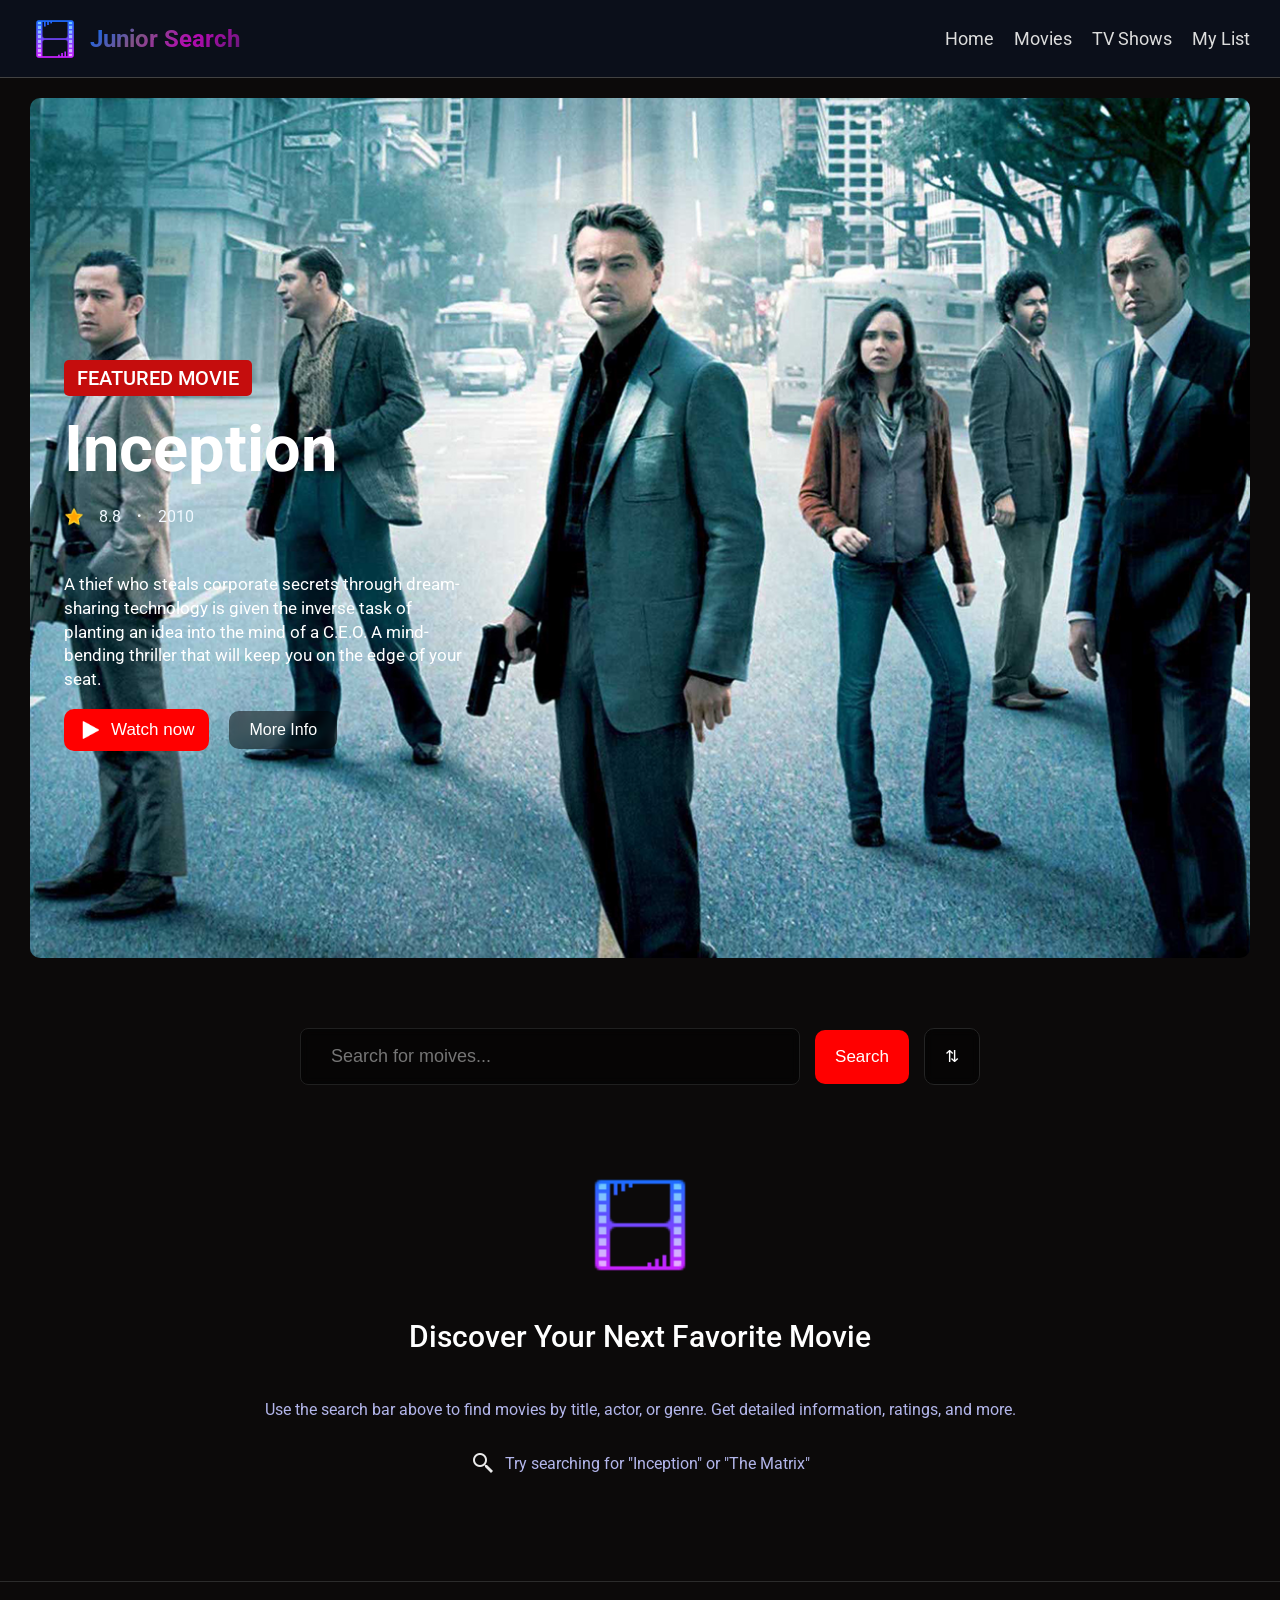
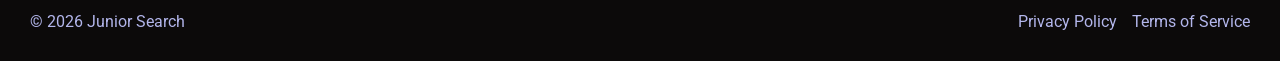
<file: index.html>
<!DOCTYPE html>
<html>
  <head>
    <title>Movie Seacher</title>
    <link rel="stylesheet" href="styles/index.css">
    <link rel="stylesheet" href="styles/home-section.css">
    <link rel="stylesheet" href="styles/header.css">
    <link rel="stylesheet" href="styles/search-section.css">
    <link rel="stylesheet" href="styles/movies.css">
    <link rel="stylesheet" href="styles/footer.css">

    <meta charset="UTF-8">
    <meta name="viewport" content="width=device-width, initial-scale=1.0">

    <!-- Google Fonts: Roboto -->
    <link rel="preconnect" href="https://fonts.googleapis.com">
    <link rel="preconnect" href="https://fonts.gstatic.com" crossorigin>
    <link href="https://fonts.googleapis.com/css2?family=Roboto:wght@400;500;700&display=swap" rel="stylesheet">

  </head>
  <body>
    <header>
      <div class="header-container">
        <div class="left-section">
          <img src="Images & Icons/icons/icons8-movie-64.png" alt="movie icon">
          <h1>Junior Search</h1>
        </div>

        <div class="right-section">
          <nav class="navigation-bar js-navigation-bar" >
            <p class="home js-home">Home</p>
            <p class="movies js-movies">Movies</p>
            <p class="tv-shows js-tv-shows">TV Shows</p>
            <p class="my-list js-my-list">My List</p>
          </nav>
        </div>
        <div class="hamburger js-hamburger">&#9776;</div>
      </div>
    </header>


    <main> 

      <!--home-section-->
      <section class="home-section">
        <div class="movie-container">
          <img src="Images & Icons/images/radar.inception.warnerbrospictures.jpg" alt="home-movie-image" class="home-image">
        </div>

        <div class="home-section-movie-info-container">

          <span class="featured-movie-span">Featured Movie</span>
          <h2>Inception</h2>
          <div class="rating-year-container">
            <img src="Images & Icons/icons/icons8-star-48.png" alt="star-icon" class="star">
            <p class="rating-number">8.8</p>   
            <p class="bullet">&#183</p>    
            <p class="year">2010</p>   
          </div>
          <div class="movie-descritpion-container">
            <p class="movie-descritpion">
              A thief who steals corporate secrets through dream-sharing technology is given the inverse task of planting an idea into the mind of a C.E.O. A mind-bending thriller that will keep you on the edge of your seat.
            </p>
            <div class="buttons-container">
              <button class="watch-button js-watch-button">
                <img src="Images & Icons/icons/icons8-play-30.png" alt="play icon" class="play-icon js-play">
                Watch now
              </button>
              <button class="more-info-button js-more-info-button">
                More Info
              </button>
            </div>
          </div>

        </div>
      </section>

      <!--search-section-->
      <section class="search-section">
        <div class="search-section-container">
          <input type="text" placeholder="Search for moives..." class="search-input js-search-input">
          <button class="search-button js-search-button">Search</button>
          <button class="sort-button">&#8645;</button>
        </div>
      </section>

      <!--movie-section-->
      <section class="movie-section">
        <div class="movie-search-container js-movie-search-container">
          <div>
            <img src="Images & Icons/icons/icons8-movie-64.png" alt="movie icon" class="movie-icon-two">
          </div>
          <p class="discover-text">Discover Your Next Favorite Movie</p>
          <p class="text">
            Use the search bar above to find movies by title, actor, or genre. Get detailed information, ratings, and more.
          </p>
          <p class="search-label">
            <img src="Images & Icons/icons/icons8-search-24.png" alt="search-icon">
            Try searching for "Inception" or "The Matrix"
          </p>
        </div>
        <div class="empty-state js-empty-state" id="js-empty-state-id"></div>
      </section>

    </main>

    <footer>
      <div class="footer-container">
        <div class="footer-left">© 2026 Junior Search</div>
        <div class="Privacy-container">
          <p>Privacy Policy</p>
          <p>Terms of Service</p>
        </div>
      </div>
    </footer>
    <script src="scripts/header.js"></script>
    <script src="scripts/home.js"></script>
    <script  type="module" src="scripts/movie.js"></script>
  </body>
</html>
</file>
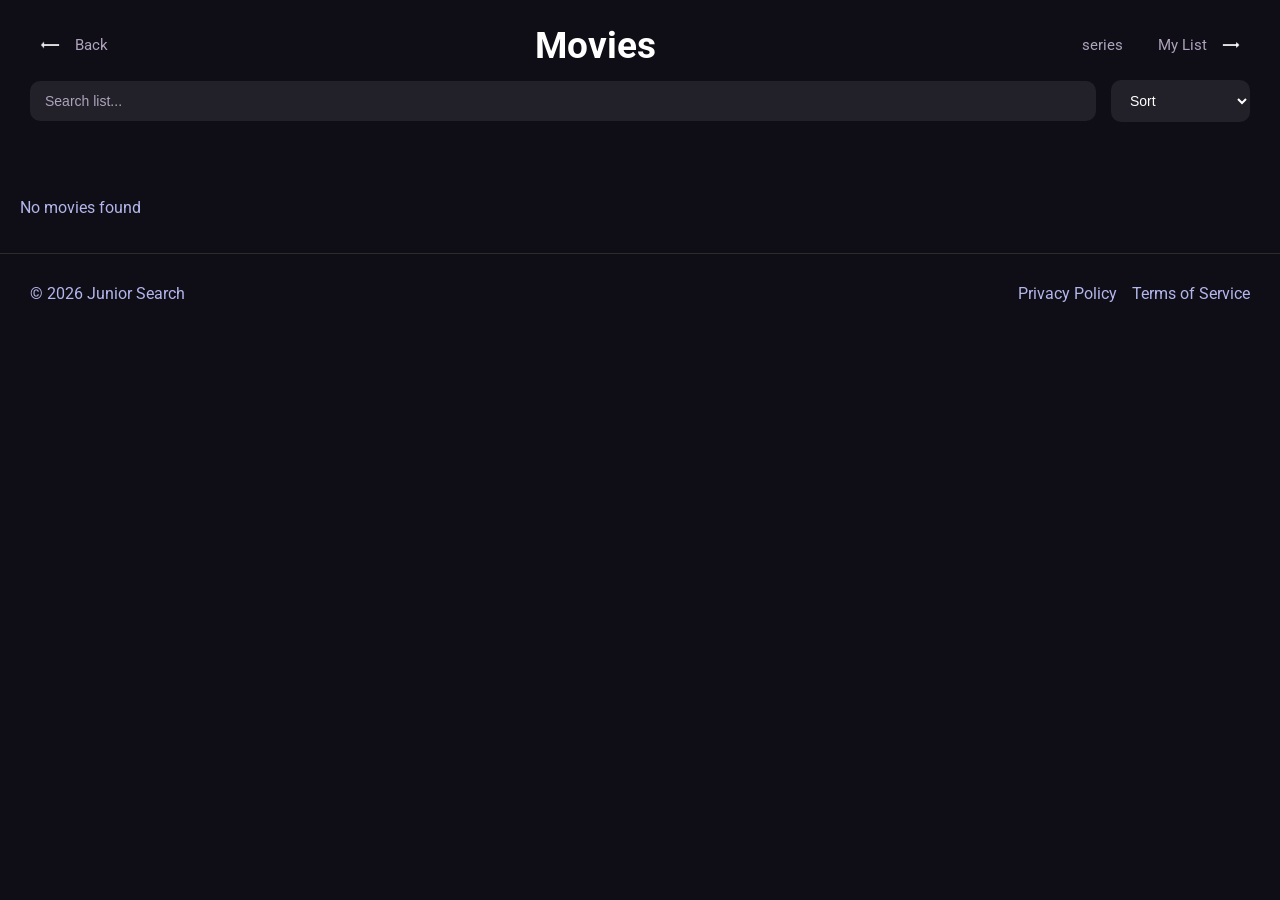
<file: movies.html>
<!DOCTYPE html>
<html>
  <head>
    <title>My List</title>
    <link rel="stylesheet" href="styles/my-list-styles/my-list-header.css">
    <link rel="stylesheet" href="styles/movies-page.css">
    <link rel="stylesheet" href="styles/footer.css">
  
    <meta charset="UTF-8">
    <meta name="viewport" content="width=device-width, initial-scale=1.0">

    <!-- Google Fonts: Roboto -->
    <link rel="preconnect" href="https://fonts.googleapis.com">
    <link rel="preconnect" href="https://fonts.gstatic.com" crossorigin>
    <link href="https://fonts.googleapis.com/css2?family=Roboto:wght@400;500;700&display=swap" rel="stylesheet">

  </head>
  <body>
    <header>
      <div class="header-container">
        <div class="top-section">
          <p class="back-to-home js-back-to-home"><img src="Images & Icons/icons/my list icons/icons8-left-arrow-24.png" alt="left arrow icon" class="back-icon">Back</p>
          <h1>Movies</h1>
          <div class="share-clear-container">
            <p class="share-label js-series-label">
              series
            </p>
            <p class="share-label js-my-list-label">
              My List
              <img src="Images & Icons/icons/icons8-right-arrow-24.png" alt="share icon" class="share-icon">
            </p>
          </div>
        </div>
        <div class="middles-section">
          <input type="text" placeholder="Search list..." class="search-input js-search-input">
      <select class="js-select">
        <option value="">Sort</option>
        <option value="Title(A-Z)">Title (A-Z)</option>
        <option value="Year(Newest)">Year (Newest)</option>
        <option value="Year(Oldest)">Year (Oldest)</option>
      </select>
        </div>

      </div>
    </header>
    <main>
      <div class="moive-card-container js-moive-card-container">
        <!-- Movie cards will be dynamically inserted here -->
      </div>
    </main>
    <footer>
      <div class="footer-container">
        <div class="footer-left">© 2026 Junior Search</div>
        <div class="Privacy-container">
          <p>Privacy Policy</p>
          <p>Terms of Service</p>
        </div>
      </div>
    </footer>
    <script type="module" src="scripts/movies-page.js"></script>
  </body>
</html>
</file>
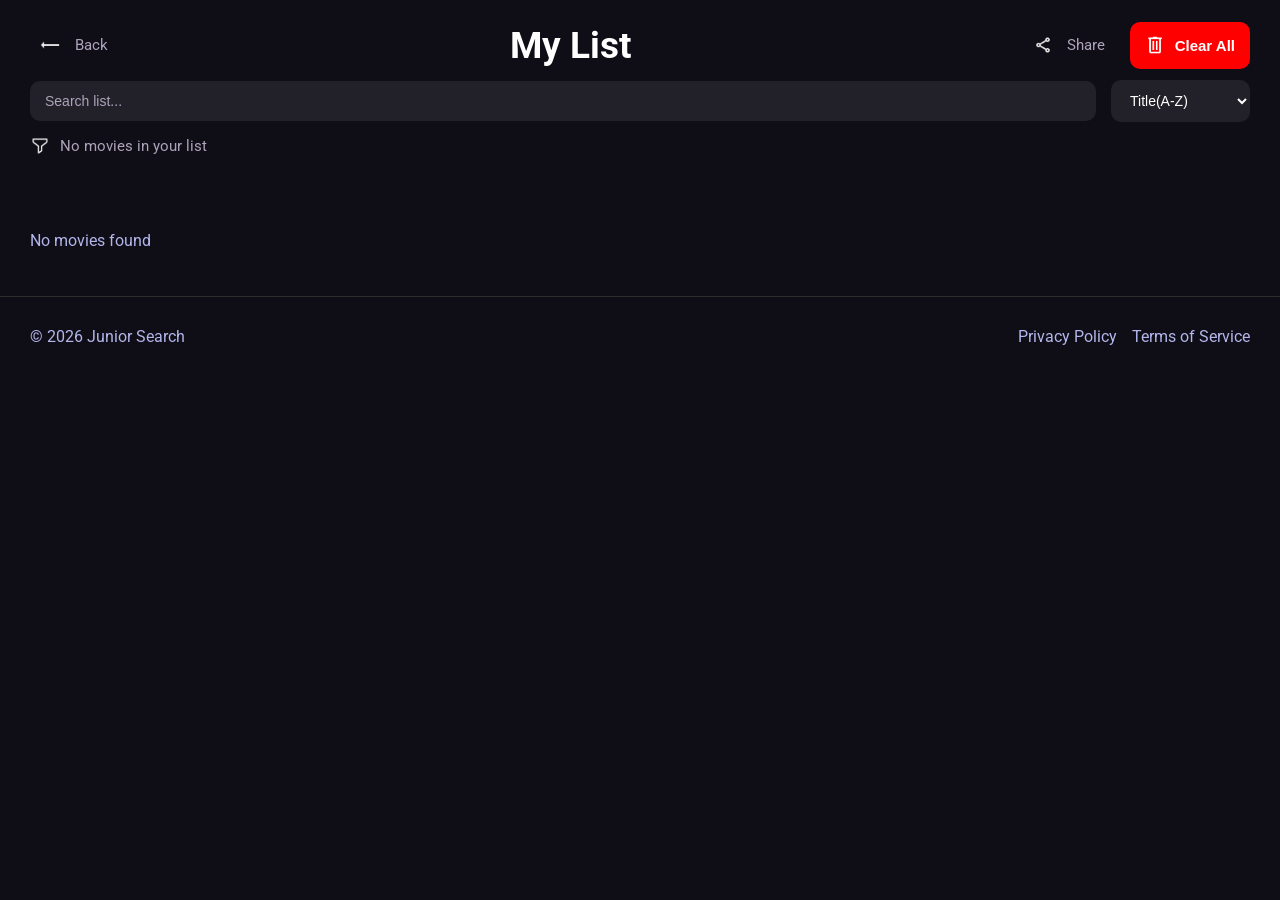
<file: my-list.html>
<!DOCTYPE html>
<html>
  <head>
    <title>My List</title>
    <link rel="stylesheet" href="styles/my-list-styles/my-list-header.css">
    <link rel="stylesheet" href="styles/my-list-styles/my-list-main.css">
    <link rel="stylesheet" href="styles/footer.css">
  
    <meta charset="UTF-8">
    <meta name="viewport" content="width=device-width, initial-scale=1.0">

    <!-- Google Fonts: Roboto -->
    <link rel="preconnect" href="https://fonts.googleapis.com">
    <link rel="preconnect" href="https://fonts.gstatic.com" crossorigin>
    <link href="https://fonts.googleapis.com/css2?family=Roboto:wght@400;500;700&display=swap" rel="stylesheet">

  </head>
  <body>
    <header>
      <div class="header-container">
        <div class="top-section">
          <p class="back-to-home js-back-to-home"><img src="Images & Icons/icons/my list icons/icons8-left-arrow-24.png" alt="left arrow icon" class="back-icon">Back</p>
          <h1>My List</h1>
          <div class="share-clear-container">
            <p class="share-label">
              <img src="Images & Icons/icons/my list icons/icons8-share-24.png" alt="share icon" class="share-icon">
              Share
            </p>
            <button class="clear-button js-clear-button">
              <img src="Images & Icons/icons/my list icons/icons8-delete-24.png" alt="delete icon" class="delete-icon">
              <p>Clear All</p>
              
            </button>
          </div>
        </div>
        <div class="middles-section">
          <input type="text" placeholder="Search list..." class="search-input js-search-input">
          <select>
            <option value="title">Title(A-Z)</option>
            <option value="year">Year (Newest)</option>
          </select>
        </div>
        <div class="bottom-section">
          <img src="Images & Icons/icons/my list icons/icons8-funnel-48.png" alt="funnel icon" class="funnel-icon">
          <span class="number-of-movies js-number-of-movies">6 movies</span>
        </div>
      </div>
    </header>
    <main>
      <div class="moive-card-container js-moive-card-container">
        <!-- Movie cards will be dynamically inserted here -->
      </div>
    </main>
    <footer>
      <div class="footer-container">
        <div class="footer-left">© 2026 Junior Search</div>
        <div class="Privacy-container">
          <p>Privacy Policy</p>
          <p>Terms of Service</p>
        </div>
      </div>
    </footer>
    <script type="module" src="scripts/my-list.js"></script>
  </body>
</html>
</file>
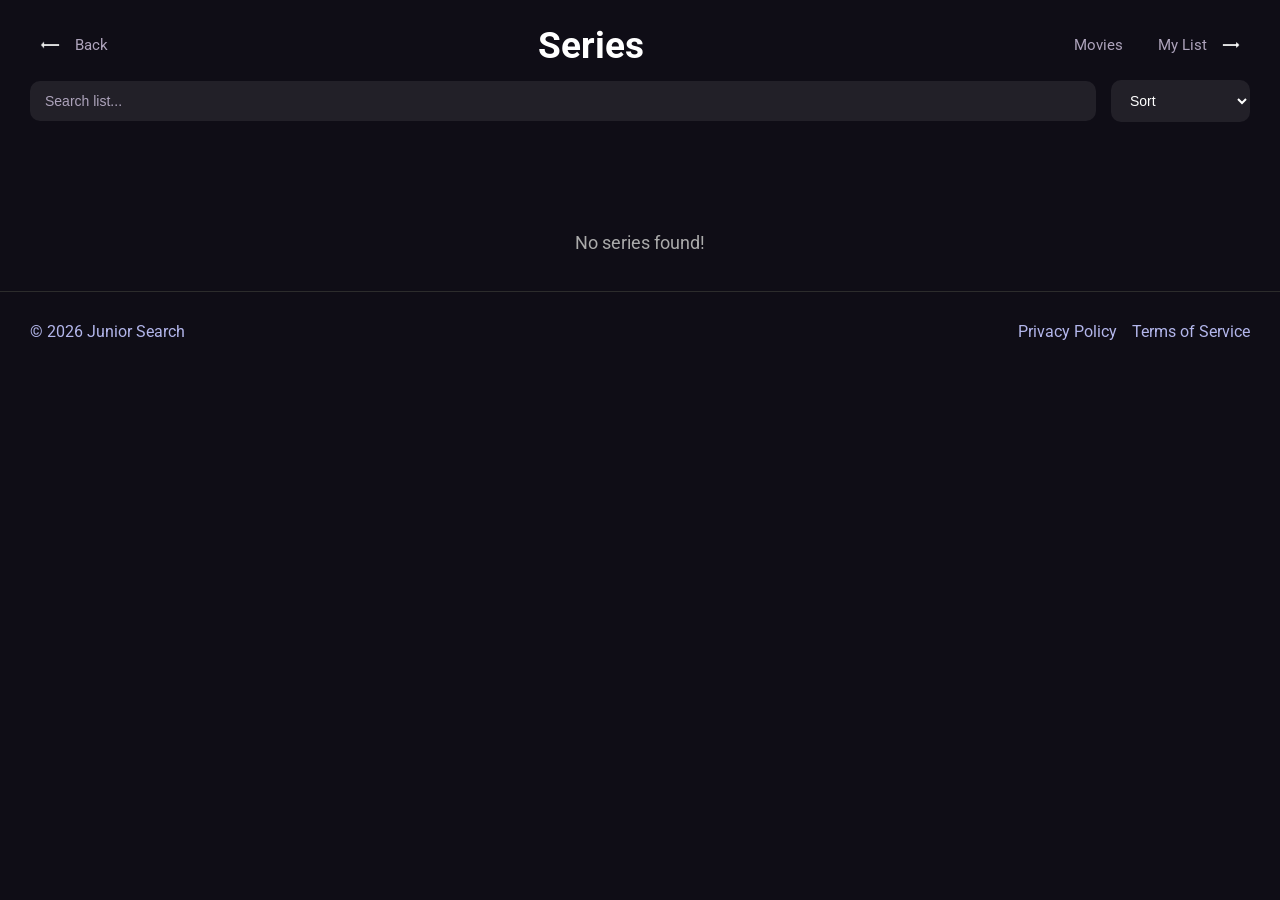
<file: series.html>
<!DOCTYPE html>
<html>
  <head>
    <title>Series</title>
    <link rel="stylesheet" href="styles/my-list-styles/my-list-header.css">
    <link rel="stylesheet" href="styles/series-page.main.css">
    <link rel="stylesheet" href="styles/footer.css">
  
    <meta charset="UTF-8">
    <meta name="viewport" content="width=device-width, initial-scale=1.0">

    <!-- Google Fonts: Roboto -->
    <link rel="preconnect" href="https://fonts.googleapis.com">
    <link rel="preconnect" href="https://fonts.gstatic.com" crossorigin>
    <link href="https://fonts.googleapis.com/css2?family=Roboto:wght@400;500;700&display=swap" rel="stylesheet">

  </head>
  <body>
    <header>
      <div class="header-container">
        <div class="top-section">
          <p class="back-to-home js-back-to-home"><img src="Images & Icons/icons/my list icons/icons8-left-arrow-24.png" alt="left arrow icon" class="back-icon">Back</p>
          <h1>Series</h1>
          <div class="share-clear-container">
            <p class="share-label js-movies-label">
              Movies
            </p>
            <p class="share-label js-my-list-label">
              My List
              <img src="Images & Icons/icons/icons8-right-arrow-24.png" alt="share icon" class="share-icon">
            </p>
          </div>
        </div>
        <div class="middles-section">
          <input type="text" placeholder="Search list..." class="search-input js-search-input">
      <select class="js-select">
        <option value="">Sort</option>
        <option value="Title(A-Z)">Title (A-Z)</option>
        <option value="Year(Newest)">Year (Newest)</option>
        <option value="Year(Oldest)">Year (Oldest)</option>
      </select>
        </div>

      </div>
    </header>
    <main>
      <div class="series-card-container js-series-card-container">
        <!-- Movie cards will be dynamically inserted here -->
      </div>
    </main>
    <footer>
      <div class="footer-container">
        <div class="footer-left">© 2026 Junior Search</div>
        <div class="Privacy-container">
          <p>Privacy Policy</p>
          <p>Terms of Service</p>
        </div>
      </div>
    </footer>
    <script type="module" src="scripts/series.js"></script>
  </body>
</html>
</file>
<file: styles/index.css>
body{
  background-color: rgb(12, 10, 10);
  font-family: Roboto, sans-serif;
  padding: 0;
  margin: 0;
}
</file>
<file: styles/home-section.css>
/* GLOBAL */
*,
*::before,
*::after {
  box-sizing: border-box;
}

/* HERO SECTION */
.movie-container {
  position: relative; /* IMPORTANT for absolute children */
  min-height: 700px;
  height: 100vh;
  width: 100%;
  padding: 20px 30px;
  overflow: hidden;
  display: flex;
}

.home-image {
  width: 100%;
  height: 100%;
  object-fit: cover;
  border-radius: 10px;
  transition: transform 0.5s ease;
  display: block;
}

.home-image:hover {
  transform: scale(1.05);
}

/* INFO TEXT */
.home-section-movie-info-container {
  position: absolute;
  top: 40%;
  left: 5%;
  width: 400px;
}

.featured-movie-span {
  display: inline-block;
  color: white;
  background-color: rgb(197, 13, 13);
  border-radius: 5px;
  padding: 5px 12px;
  font-weight: 500;
  font-size: 20px;
  border: 1px solid rgba(197, 13, 13, 0.8);
  text-transform: uppercase;
  margin-bottom: 15px;
}

h2 {
  color: white;
  font-size: 65px;
  margin-top: 0;
  margin-bottom: -10px;
}

.rating-year-container {
  color: aliceblue;
  display: flex;
  align-items: center;
  gap: 15px;
}

.star {
  width: 20px;
}

.bullet {
  font-size: 25px;
}

.movie-descritpion-container {
  color: white;
  line-height: 1.4;
  font-size: 17px;
  margin-top: 10px;
}

/* BUTTONS */
.buttons-container {
  display: flex;
  gap: 20px;
  align-items: center;
}

.watch-button {
  display: flex;
  background-color: red;
  border: none;
  padding: 10px 15px;
  color: white;
  align-items: center;
  gap: 10px;
  font-size: 17px;
  font-weight: 500;
  border-radius: 10px;
  cursor: pointer;
  transition: transform 0.3s;
}

.watch-button:hover {
  transform: scale(1.05);
}

.more-info-button {
  color: white;
  background-color: rgba(0, 0, 0, 0.5);
  border: none;
  border-radius: 10px;
  padding: 10px 20px;
  font-size: 16px;
  cursor: pointer;
  backdrop-filter: blur(5px);
  transition: transform 0.3s, background-color 0.3s;
}

.more-info-button:hover {
  transform: scale(1.05);
  background-color: rgba(0, 0, 0, 0.7);
}

.play-icon {
  width: 22px;
}

/* SEARCH SECTION (FIXED WRAP) */
.search-section-container {
  display: flex;
  justify-content: center;
  align-items: center;
  gap: 15px;
  flex-wrap: wrap; /* ✅ FIX */
  padding: 20px;
}

.search-input {
  min-width: 200px;
  max-width: 500px;
  flex: 1;
}

/* TABLET */
@media (max-width: 1024px) {
  h2 {
    font-size: 50px;
  }

  .home-section-movie-info-container {
    width: 350px;
    top: 30%;
  }

  .movie-descritpion-container {
    font-size: 15px;
  }
}

/* SMALL TABLET */
@media (max-width: 800px) {
  .movie-container {
    height: 85vh;
    padding: 0 15px;
    margin-top: 20px;
  }

  h2 {
    font-size: 40px;
  }

  .home-section-movie-info-container {
    width: 300px;
    top: 25%;
  }

  .featured-movie-span {
    font-size: 16px;
    padding: 4px 10px;
  }

  .movie-descritpion-container {
    font-size: 14px;
  }

  .star {
    width: 18px;
  }
}

/* MOBILE (MAIN FIX 🔥) */
@media (max-width: 500px) {

  .movie-container {
    height: 75vh;
  }

  h2 {
    font-size: 26px;
  }

  .home-section-movie-info-container {
    width: 90%;
    left: 5%;
    top: 18%;
    padding: 0 10px;
  }

  .buttons-container {
    flex-direction: column;
    align-items: stretch;
    gap: 8px;
    padding: 0 10px;
  }

  .watch-button,
  .more-info-button {
    width: 100%;
    font-size: 14px;
    padding: 8px 10px;
  }
  .watch-button{
    justify-content: center;
  }

  .play-icon {
    width: 18px;
  }

  .movie-descritpion-container {
    font-size: 13px;
    color: rgb(87, 56, 56);
  }

  /* SEARCH MOBILE */
  .search-input {
    width: 100%;
  }

  .search-button,
  .sort-button {
    width: 100%;
  }
  .home-image {
    width: 100%;
    height: 72%;
  }
  .movie-container {
    padding-bottom: -50px;
    margin-bottom: -190px;
    margin-top: 20px;
  }

}

/* EXTRA SMALL */
@media (max-width: 400px) {
  h2 {
    font-size: 30px;
  }

  .featured-movie-span {
    font-size: 13px;
  }

  .movie-descritpion-container {
    font-size: 14px;
    color: rgb(87, 56, 56);
  }

  .rating-year-container {
    gap: 8px;
    font-size: 12px;
    color: rgb(0, 0, 0);
  }

  .bullet {
    font-size: 18px;
    color: rgb(0, 0, 0);
  }
}

/* SHORT SCREENS */
@media (max-height: 700px) {
  .home-section-movie-info-container {
    top: 35%;
  }
}
</file>
<file: styles/header.css>
/* Header container */
.header-container {
  display: flex;
  align-items: center;
  justify-content: space-between;
  padding: 10px 30px;
  position: relative; 
  background-color: #0b0f1a;
  border-bottom: 1px solid rgb(66, 66, 66);
}

/* Left section: logo + title */
.left-section {
  display: flex;
  align-items: center;
  gap: 10px;
}

/* Logo image */
.left-section img {
  width: 50px;
  height: 50px;
}

/* Gradient title like your portfolio */
h1 {
  background: linear-gradient(-45deg, #641977, #b40ab1, #805286, #056af8);
  -webkit-background-clip: text;
  -webkit-text-fill-color: transparent;
  cursor: pointer;
  font-size: 24px;
  margin: 0;
}

/* Right section nav links */
nav.navigation-bar {
  display: flex;
  align-items: center;
  gap: 20px;
  color: gainsboro;
  font-size: 18px;
}

/* Hover effects */
nav p:hover {
  color: rgb(197, 13, 13);
  cursor: pointer;
  transform: scale(1.1);
  transition: transform 0.3s, color 0.3s;
}

/* Hamburger (hidden on desktop) */
.hamburger {
  display: none;
  font-size: 25px;
  color: white;
  cursor: pointer;
  transition: transform 0.3s;
  padding: 0 10px;
  border-radius: 15px;
}
.hamburger:hover{
  transform: scale(1.05);
  background-color: rgba(0, 0, 0, 0.5);
}

/* MOBILE RESPONSIVE */
@media (max-width: 800px) {
  nav.navigation-bar {
    display: none; /* hidden initially */
    flex-direction: column;
    position: absolute;
    top: 60px;
    right: 30px;
    background-color: rgba(10, 15, 25, 0.9);
    padding: 15px;
    border-radius: 10px;
    gap: 5px;
    z-index: 999; /* make sure it’s above other content */
  }

  .hamburger {
    display: block;
  }
}
</file>
<file: styles/search-section.css>
.search-section-container{
  display: flex;
  justify-content: center;
  align-items: center;
  gap: 15px;
  padding: 50px;
}
.search-input {
  min-width: 100px;
  max-width: 500px;
  flex: 1;
  padding: 17px;
  border-radius: 8px;
  border: none;
  outline: none;
  background-color: rgba(0, 0, 0, 0.5);
  backdrop-filter: blur(5px);
  border: 1px rgb(32, 32, 32) solid;
  padding-left: 30px;
  font-size: 18px;
  color: white;
}
.search-button{
  color: white;
  background-color: rgb(255, 0, 0);
  border: none;
  font-size: 17px;
  padding: 17px 20px;
  border-radius: 10px;
  transition: transform 0.3s, box-shadow 0.4s;
}
.search-button:hover{
  transform: scale(1.05);
  box-shadow: 0 4px 8px 12px rgba(206, 17, 17, 0.10);
}
.sort-button{
  font-size: 17px;
  padding: 17px 20px;
  border:none;
  border-radius: 10px;
  background-color: rgba(0, 0, 0, 0.5);
  color: white;
  backdrop-filter: blur(5px);
  border: 1px solid rgb(37, 37, 37);
  cursor: pointer;
  transition: transform 0.3s;
}

.sort-button:hover{
  transform: scale(1.05);
}

/* Keep your original CSS untouched, just add: */
.search-section-container {
  position: relative; /* ensures clicks on children work */
  z-index: 10;        /* brings input/button above other content */
}

.search-button,
.search-input {
  z-index: 11;         /* ensures they are clickable above other elements */
}
</file>
<file: styles/movies.css>
.movie-search-container{
  display: flex;
  flex-direction: column;
  text-align: center;
  padding: 30px;
  color: white;
}

.movie-icon-two{
  width: 120px;
}

.discover-text{
  font-weight: 500;
  font-size: 30px;
}
.search-label{
  display: flex;
  align-items: center;
  gap: 10px;
  justify-content: center;
  color: rgb(179, 182, 235);
}

.text{
color: rgb(179, 182, 235)
}

.no-movie-text{
color: rgb(179, 182, 235)
}

.empty-state{
  display: grid;
  grid-template-columns: 1fr 1fr 1fr 1fr 1fr 1fr;
  gap: 30px;
  color: rgb(179, 182, 235);
  padding: 30px;
  border-radius: 10px;
}
.movie-card{
  width: 100%;
  padding:10px;
  border-radius: 10px;
}.movie-card:hover{
  border: 1px red solid;
  transform: scale(1.05);
  transition: transform 0.3s, border 0.3s;
}
.movie-image{
  width: 100%;
}

@media(max-width: 1216px){
  .empty-state{
  grid-template-columns: 1fr 1fr 1fr 1fr 1fr;
  }
}
@media(max-width: 1106px){
  .empty-state{
  grid-template-columns: 1fr 1fr 1fr 1fr;
  }
}

@media(max-width: 996px){
  .empty-state{
  grid-template-columns: 1fr 1fr 1fr 1fr;
  }
}
@media(max-width: 886px){
  .empty-state{
  grid-template-columns: 1fr 1fr 1fr;
  }
}
@media(max-width: 776px){
  .empty-state{
  grid-template-columns: 1fr 1fr;
  }
}
</file>
<file: styles/footer.css>
.footer-container{
  display: flex;
  color: rgb(179, 182, 235);
  justify-content: space-between;
  padding: 30px;
  border-top: 1px solid rgb(44, 44, 44);
  height: auto;
  gap: 0;
  flex-wrap: nowrap;
  position: relative;
  bottom: 0;
  left: 0;
  right: 0;
}
.Privacy-container{
  display: flex;
  gap: 15px;
  cursor: pointer;

}
.Privacy-container p{
  display: inline-block;
  margin: 0;
  transition: color 0.3s, transform 0.3s;
}
.Privacy-container p:hover{
  color: red;
  transform: scale(1.05);
}

@media(max-width: 800px){
  .footer-container{
    flex-direction: column;
    align-items: center;
    line-height: 1.6;
  }
}
</file>
<file: styles/my-list-styles/my-list-header.css>
body{
  background-color: rgb(15, 13, 22);
  padding: 0;
  margin: 0;
  font-family: Roboto, sans-serif;
}
.header-container{
  display: flex;
  flex-direction: column;
  padding:20px 30px;
  color: white;
  gap: 30px;
}
.top-section{
  display: flex;
  justify-content: space-between;
  align-items: center;
  height: 50px;
}
.back-to-home,
.share-label,
.number-of-movies{
  color: rgb(173, 163, 187);
  font-size: 15px;
  padding: 10px;
  border-radius: 10px;
  transition: all 0.2s ease;
}

.back-to-home:hover,
.share-label:hover{
  background-color: rgba(255, 255, 255, 0.08);
  color: white;
  cursor: pointer;
}
.back-icon{
  width: 20px;
}
.share-icon{
  width:18px;
}

h1{
  font-size: 37px;
}
.share-clear-container,
.back-to-home,
.share-label{
  display: flex;
  align-items: center;
  gap: 15px;
}
.clear-button{
  display: flex;
  align-items: center;
  gap: 10px;
  color: white;
  background-color: red;
  border: none;
  padding: 0 15px;
  font-size: 15px;
  font-weight: 700;
  border-radius: 10px;
  transition: all 0.2s ease;
  cursor: pointer;
}.delete-icon{
  width: 20px;
}

.clear-button:hover{
  transform: scale(1.05);
  box-shadow: 0 4px 8px 12px rgba(0,0,0,0.35);
}


.middles-section{
  display: flex;
  gap: 15px;
  margin-top: -40px;
  padding: 20px 0;
  align-items: center;
}

/* Search input */
.search-input{
  flex: 1;
  padding: 12px 15px;
  border-radius: 10px;
  border: none;
  outline: none;
  background-color: rgba(255, 255, 255, 0.08);
  color: white;
  font-size: 14px;
  transition: all 0.2s ease;
}

/* Placeholder color */
.search-input::placeholder{
  color: rgb(173, 163, 187);
}

/* Focus effect */
.search-input:focus{
  background-color: rgba(255, 255, 255, 0.12);
  box-shadow: 0 0 0 2px rgba(255,255,255,0.1);
}

/* Dropdown */
select{
  padding: 12px 15px;
  border-radius: 10px;
  border: none;
  outline: none;
  background-color: rgba(255, 255, 255, 0.08);
  color: white;
  font-size: 14px;
  cursor: pointer;
  transition: all 0.2s ease;
}

/* Hover + focus */
select:hover,
select:focus{
  background-color: rgba(255, 255, 255, 0.12);
}

/* Dropdown options (important for visibility) */
select option{
  background-color: #0b0f1a;
  color: white;
  margin-right: 10px;
}

.bottom-section{
  display: flex;
  align-items: center;
  margin-top: -45px;
}
.funnel-icon{
  width: 20px;
}


@media(max-width: 635px){
  .middles-section{
    flex-direction: column;
    align-items: stretch;
  }
  .clear-button p{
    display: none;
  }
  .clear-button{
    padding: 10px;
  }
  .share-label{
    display: none;
  }
}
@media(max-width: 325px){
  h1{
    font-size: 20px;
  }
  .back-icon{
    display: none;
  }
}
</file>
<file: styles/movies-page.css>
/* Grid container */
.moive-card-container {
  display: grid;
  grid-template-columns: repeat(auto-fit, minmax(180px, 1fr));
  gap: 20px;
  padding: 20px;
  color: rgb(179, 182, 235);
  border-radius: 10px;
  box-sizing: border-box;
}

/* Individual movie card */
.movie-card {
  display: flex;
  flex-direction: column;
  align-items: center;
  border-radius: 10px;
  cursor: pointer;
  gap: 10px;
  background-color: #1a1a2e; /* optional background */
  padding: 10px;
  box-sizing: border-box;
  transition: transform 0.3s, border 0.3s;
}

/* Hover effect */
.movie-card:hover {
  border: 1px solid red;
  transform: scale(1.05);
}

/* Movie image */
.movie-image {
  width: 100%;
  height: 250px; /* fixed height for all images */
  object-fit: cover; /* maintain aspect ratio, crop if necessary */
  border-radius: 10px;
}

/* Movie title */
.movie-title {
  font-size: 18px;
  font-weight: 700;
  text-align: center;
}

/* Movie year */
.movie-year {
  font-size: 14px;
  color: rgb(180, 180, 180);
}

/* Watchlist button */
.movie-add-watchlist {
  position: absolute;
  top: 10px;
  right: 10px;
  cursor: pointer;
}

/* Responsive tweaks (optional) */
@media (max-width: 776px) {
  .moive-card-container {
    grid-template-columns: repeat(auto-fit, minmax(140px, 1fr));
    gap: 15px;
    padding: 15px;
  }
}

@media (max-width: 500px) {
  .moive-card-container {
    grid-template-columns: repeat(auto-fit, minmax(120px, 1fr));
    gap: 10px;
    padding: 10px;
  }
}
/* Loading spinner */
.loading-spinner {
  display: flex;
  flex-direction: column;
  align-items: center;
  justify-content: center;
  height: 300px;
  color: #fff;
  font-size: 18px;
  gap: 15px;
}

.spinner {
  border: 5px solid rgb(253, 249, 249);
  border-top: 5px solid #ff0000;
  border-radius: 50%;
  width: 50px;
  height: 50px;
  animation: spin 1s linear infinite;
}

@keyframes spin {
  to { transform: rotate(360deg); }
}
</file>
<file: styles/my-list-styles/my-list-main.css>
.moive-card-container{
  display: grid;
  grid-template-columns: 1fr 1fr 1fr 1fr 1fr 1fr ;
  padding: 10px 30px;
}
.movie-card{
  display: flex;
  flex-direction: column;
  align-items: center;
  border-radius: 10px;
  position: relative;
  cursor: pointer;
  gap: 10px;
}

.moive-card-container{
  display: grid;
  grid-template-columns: 1fr 1fr 1fr 1fr 1fr 1fr;
  gap: 30px;
  color: rgb(179, 182, 235);
  padding: 30px;
  border-radius: 10px;
}
.movie-card:hover{
  border: 1px red solid;
  transform: scale(1.05);
  transition: transform 0.3s, border 0.3s;
}
.movie-image{
  width: 100%;
  border-radius: 10px;
}
.movie-button-container{
  display: flex;
  margin-bottom: 15px;
}
.delete-button{
  flex: 1;
  display: flex;
  align-items: center;
  gap: 5px;
  background-color: rgba(255, 0, 0, 0.8);
  color: white;
  border: none;
  border-radius: 5px;
  padding: 5px 10px;
  cursor: pointer;
  font-size: 16px;
  font-weight: 700;
  transition: all 0.3s ease;
} .delete-button:hover{
  background-color: rgba(255, 0, 0, 1);
  transform: translateY(-5px);
}
.movie-title{
  font-size: 18px;
  font-weight: 700;
  text-align: center;
}
.movie-add-watchlist{
  position: absolute;
  top: 10px;
  right: 10px;



  cursor: pointer;
}

@media(max-width: 1216px){
  .moive-card-container{
  grid-template-columns: 1fr 1fr 1fr 1fr 1fr;
  }
}
@media(max-width: 1106px){
  .moive-card-container{
  grid-template-columns: 1fr 1fr 1fr 1fr;
  }
}

@media(max-width: 996px){
  .moive-card-container{
  grid-template-columns: 1fr 1fr 1fr 1fr;
  }
}
@media(max-width: 886px){
  .moive-card-container{
  grid-template-columns: 1fr 1fr 1fr;
  }
}
@media(max-width: 776px){
  .moive-card-container{
  grid-template-columns: 1fr 1fr;
  }
}
</file>
<file: styles/series-page.main.css>
/* Grid container for series */
.series-card-container {
  display: grid;
  grid-template-columns: repeat(auto-fit, minmax(180px, 1fr));
  gap: 20px;
  padding: 20px;
  color: rgb(179, 182, 235);
  border-radius: 10px;
  box-sizing: border-box;
}

/* Individual series card */
.series-card {
  display: flex;
  flex-direction: column;
  align-items: center;
  border-radius: 10px;
  cursor: pointer;
  gap: 10px;
  background-color: #1a1a2e; /* background for card */
  padding: 10px;
  box-sizing: border-box;
  position: relative; /* for watchlist button */
  transition: transform 0.3s, border 0.3s;
}

/* Hover effect */
.series-card:hover {
  border: 1px solid red;
  transform: scale(1.05);
}

/* Series image */
.series-image {
  width: 100%;
  height: 250px;
  object-fit: cover;
  border-radius: 10px;
}

/* Series title */
.series-title {
  font-size: 18px;
  font-weight: 700;
  text-align: center;
}

/* Series year */
.series-year {
  font-size: 14px;
  color: rgb(180, 180, 180);
}

/* Watchlist button */
.movie-add-watchlist {
  position: absolute;
  top: 10px;
  right: 10px;
  cursor: pointer;
}

/* Responsive tweaks */
@media (max-width: 776px) {
  .series-card-container {
    grid-template-columns: repeat(auto-fit, minmax(140px, 1fr));
    gap: 15px;
    padding: 15px;
  }
}

@media (max-width: 500px) {
  .series-card-container {
    grid-template-columns: repeat(auto-fit, minmax(120px, 1fr));
    gap: 10px;
    padding: 10px;
  }
}

/* No series found message */
.no-serie-text {
  text-align: center;
  font-size: 18px;
  color: #aaa;
  margin-top: 50px;
}

/* Loading spinner */
.loading-container {
  display: flex;
  flex-direction: column;
  align-items: center;
  margin-top: 50px;
  color: #aaa;
}

.loader {
  border: 6px solid #f3f3f3;
  border-top: 6px solid red;
  border-radius: 50%;
  width: 50px;
  height: 50px;
  animation: spin 1s linear infinite;
  margin-bottom: 10px;
}

@keyframes spin {
  0% { transform: rotate(0deg); }
  100% { transform: rotate(360deg); }
}
</file>
